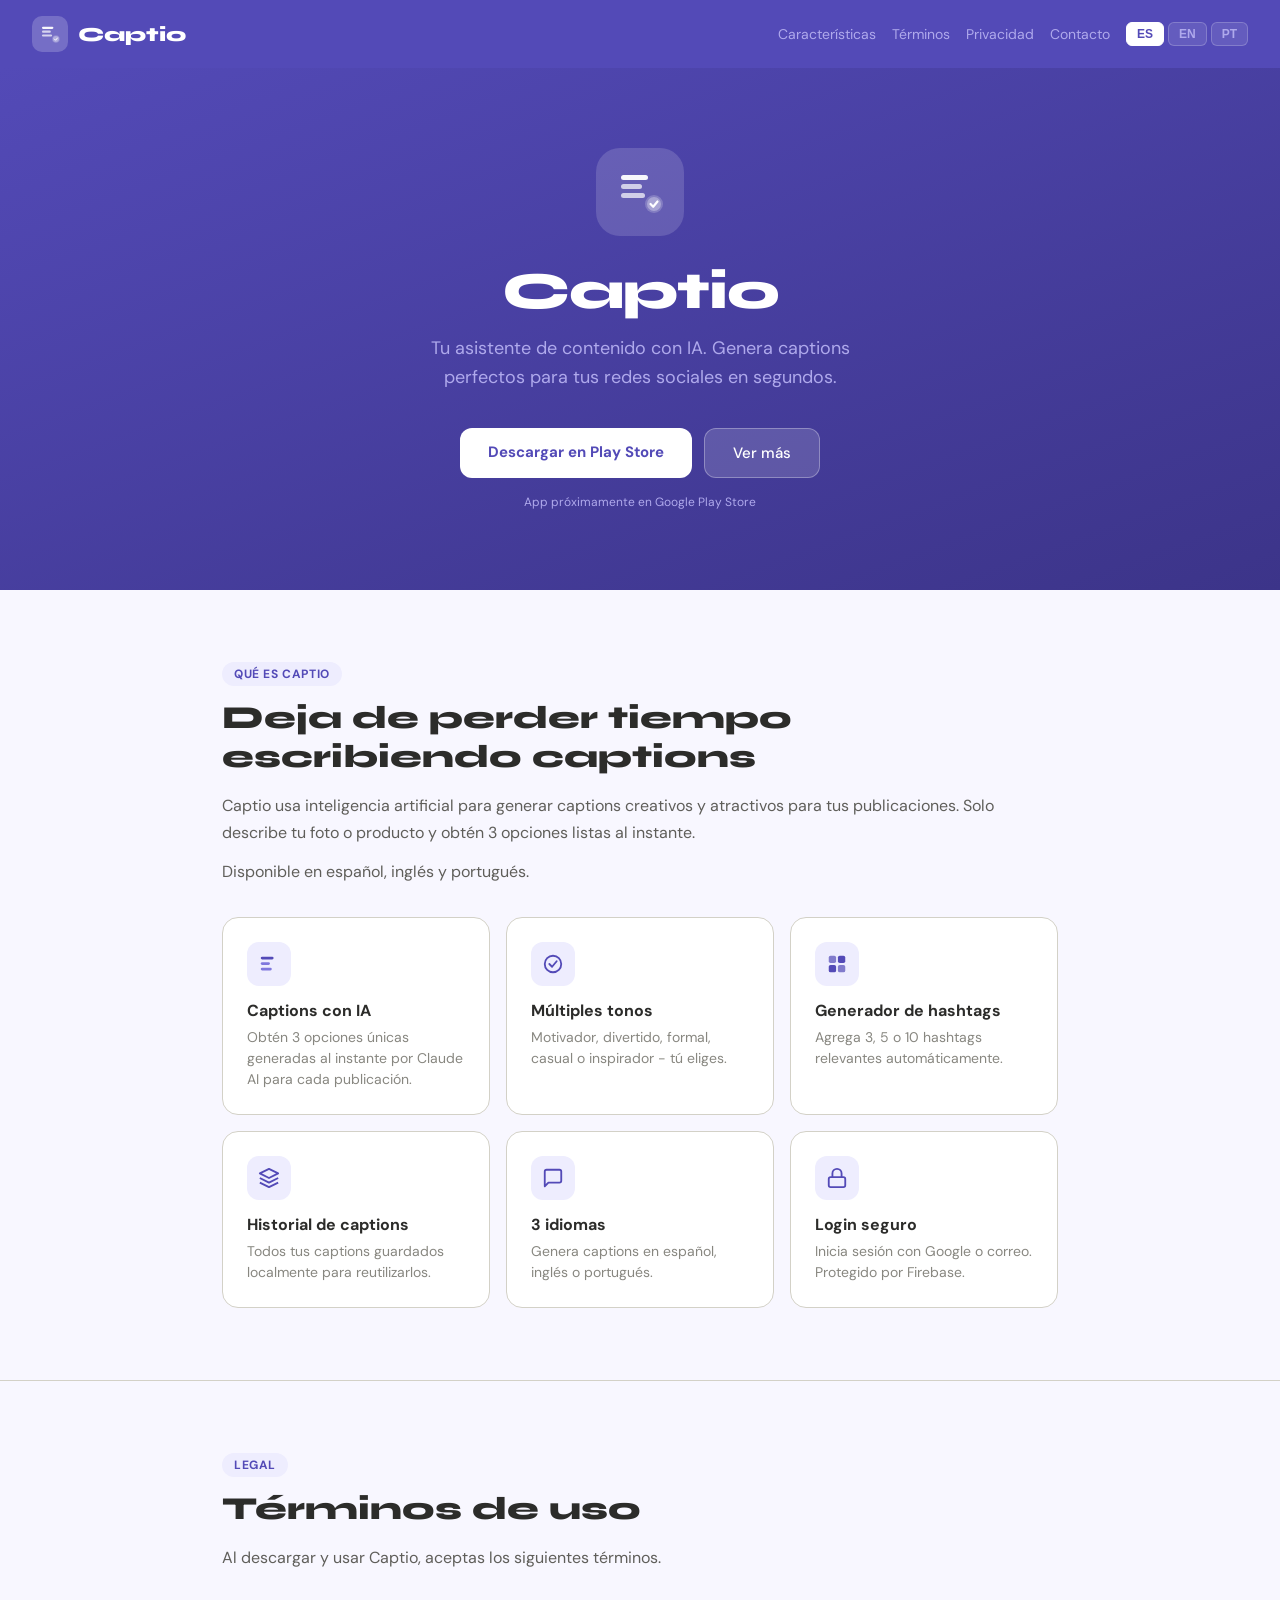
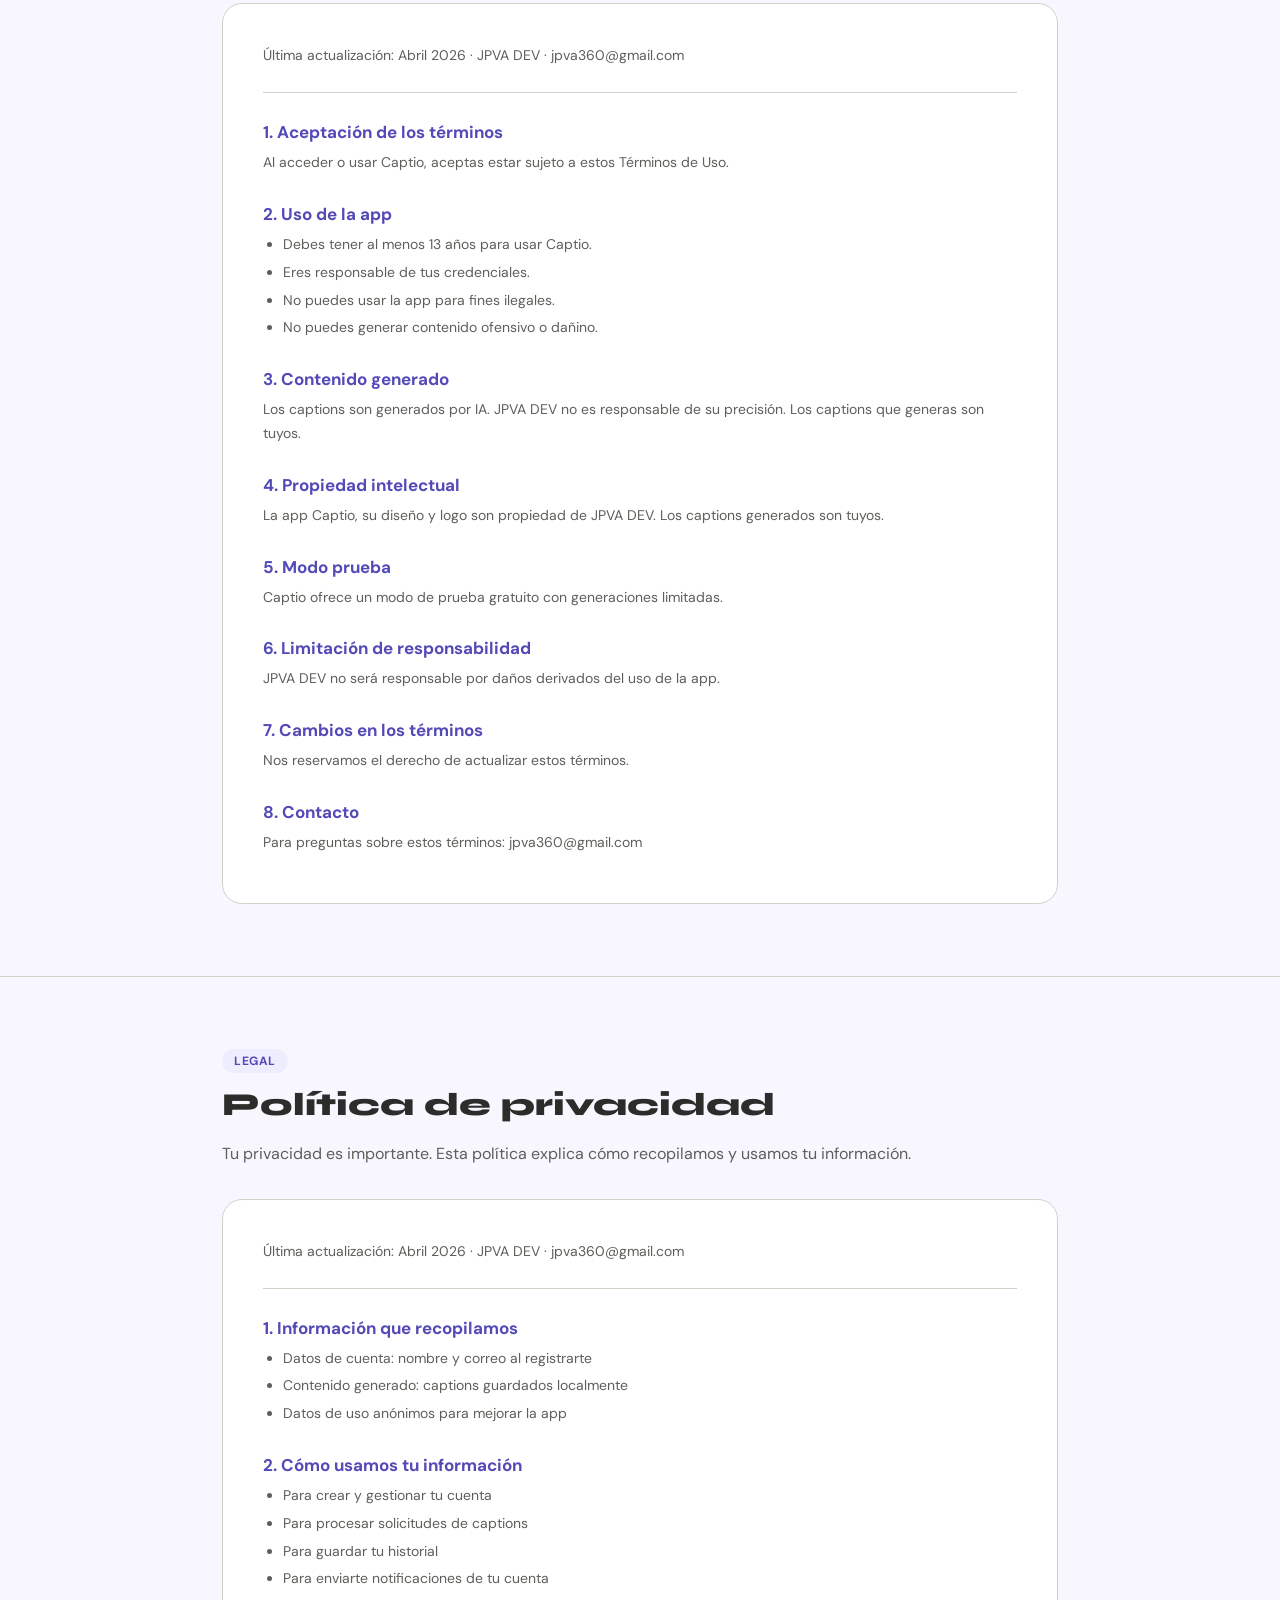
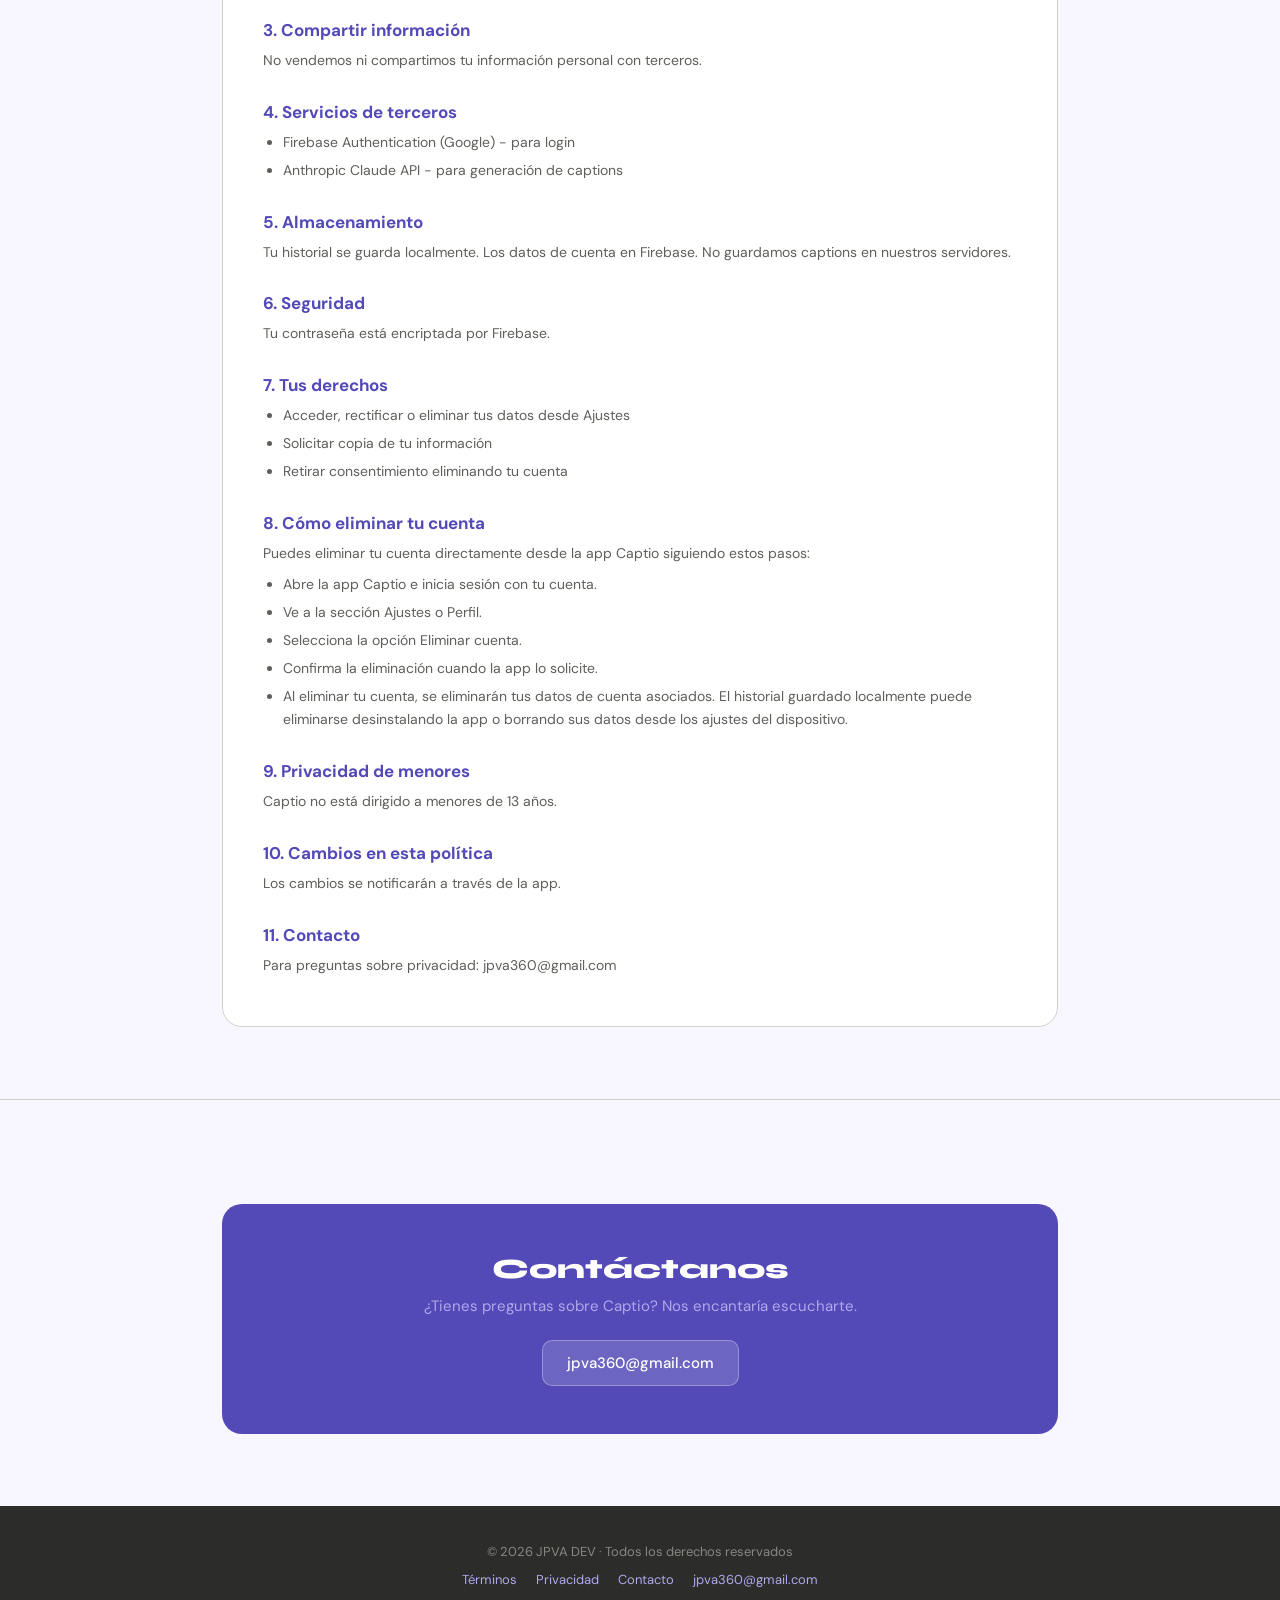
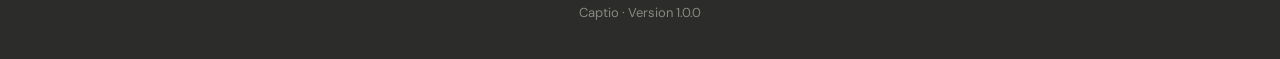
<file: index.html>
<!DOCTYPE html>
<html lang="es">
<head>
  <meta charset="UTF-8">
  <meta name="viewport" content="width=device-width, initial-scale=1.0">
  <meta name="description" content="Captio es un asistente de contenido con IA para generar captions para redes sociales.">
  <title>Captio - Tu asistente de contenido con IA</title>
  <link rel="icon" type="image/svg+xml" href="assets/img/favicon.svg?v=20260508">
  <link rel="preconnect" href="https://fonts.googleapis.com">
  <link rel="preconnect" href="https://fonts.gstatic.com" crossorigin>
  <link href="https://fonts.googleapis.com/css2?family=DM+Sans:wght@400;500;700&family=Syne:wght@700;800&display=swap" rel="stylesheet">
  <link rel="stylesheet" href="assets/css/styles.css?v=20260508">
</head>
<body>
  <nav class="site-nav" aria-label="Navegación principal">
    <a class="nav-logo" href="#" aria-label="Captio">
      <span class="nav-logo-icon">
        <img src="assets/img/captio-logo.svg" alt="" aria-hidden="true">
      </span>
      <span class="nav-logo-name">Captio</span>
    </a>

    <div class="nav-right">
      <div class="nav-links">
        <button class="nav-link" type="button" data-scroll-target="features" data-i18n="nav_features">Características</button>
        <button class="nav-link" type="button" data-scroll-target="terms" data-i18n="nav_terms">Términos</button>
        <button class="nav-link" type="button" data-scroll-target="privacy" data-i18n="nav_privacy">Privacidad</button>
        <button class="nav-link" type="button" data-scroll-target="contact" data-i18n="nav_contact">Contacto</button>
      </div>

      <div class="lang-selector" aria-label="Selector de idioma">
        <button class="lang-btn active" type="button" data-lang="es">ES</button>
        <button class="lang-btn" type="button" data-lang="en">EN</button>
        <button class="lang-btn" type="button" data-lang="pt">PT</button>
      </div>
    </div>
  </nav>

  <header class="hero">
    <div class="hero-icon">
      <img src="assets/img/captio-logo.svg" alt="" aria-hidden="true">
    </div>
    <h1>Captio</h1>
    <p class="hero-sub" data-i18n="hero_sub">Tu asistente de contenido con IA. Genera captions perfectos para tus redes sociales en segundos.</p>
    <div class="hero-btns">
      <a href="#" class="btn-primary" data-i18n="btn_download">Descargar en Play Store</a>
      <button class="btn-secondary" type="button" data-scroll-target="features" data-i18n="btn_learn">Ver más</button>
    </div>
    <p class="coming-soon" data-i18n="coming_soon">App próximamente en Google Play Store</p>
  </header>

  <main>
    <section class="page-section" id="features">
      <span class="section-badge" data-i18n="badge_what">Qué es Captio</span>
      <h2 data-i18n="features_title">Deja de perder tiempo escribiendo captions</h2>
      <p data-i18n="features_desc1">Captio usa inteligencia artificial para generar captions creativos y atractivos para tus publicaciones de Instagram, Facebook y otras redes sociales. Solo describe tu foto o producto y obtén 3 opciones listas al instante.</p>
      <p data-i18n="features_desc2">Disponible en español, inglés y portugués.</p>

      <div class="features-grid">
        <article class="feature-card">
          <div class="feature-icon">
            <svg width="22" height="22" viewBox="0 0 24 24" fill="none" aria-hidden="true"><rect x="3" y="4" width="14" height="3" rx="1.5" fill="#534AB7"/><rect x="3" y="10" width="10" height="3" rx="1.5" fill="#7F77DD"/><rect x="3" y="16" width="12" height="3" rx="1.5" fill="#7F77DD"/></svg>
          </div>
          <h3 data-i18n="f1_title">Captions con IA</h3>
          <p data-i18n="f1_desc">Obtén 3 opciones únicas generadas al instante por Claude AI para cada publicación.</p>
        </article>

        <article class="feature-card">
          <div class="feature-icon">
            <svg width="22" height="22" viewBox="0 0 24 24" fill="none" aria-hidden="true"><circle cx="12" cy="12" r="9" stroke="#534AB7" stroke-width="2"/><path d="M8 12 L11 15 L16 9" stroke="#534AB7" stroke-width="2" stroke-linecap="round" stroke-linejoin="round"/></svg>
          </div>
          <h3 data-i18n="f2_title">Múltiples tonos</h3>
          <p data-i18n="f2_desc">Motivador, divertido, formal, casual o inspirador - tú eliges el estilo.</p>
        </article>

        <article class="feature-card">
          <div class="feature-icon">
            <svg width="22" height="22" viewBox="0 0 24 24" fill="none" aria-hidden="true"><rect x="3" y="3" width="8" height="8" rx="2" fill="#534AB7" opacity="0.7"/><rect x="13" y="3" width="8" height="8" rx="2" fill="#534AB7"/><rect x="3" y="13" width="8" height="8" rx="2" fill="#534AB7"/><rect x="13" y="13" width="8" height="8" rx="2" fill="#534AB7" opacity="0.7"/></svg>
          </div>
          <h3 data-i18n="f3_title">Generador de hashtags</h3>
          <p data-i18n="f3_desc">Agrega 3, 5 o 10 hashtags relevantes automáticamente para aumentar tu alcance.</p>
        </article>

        <article class="feature-card">
          <div class="feature-icon">
            <svg width="22" height="22" viewBox="0 0 24 24" fill="none" aria-hidden="true"><path d="M12 2L2 7L12 12L22 7L12 2Z" stroke="#534AB7" stroke-width="2" stroke-linejoin="round"/><path d="M2 17L12 22L22 17" stroke="#534AB7" stroke-width="2" stroke-linejoin="round"/><path d="M2 12L12 17L22 12" stroke="#534AB7" stroke-width="2" stroke-linejoin="round"/></svg>
          </div>
          <h3 data-i18n="f4_title">Historial de captions</h3>
          <p data-i18n="f4_desc">Todos tus captions generados se guardan localmente para reutilizarlos cuando quieras.</p>
        </article>

        <article class="feature-card">
          <div class="feature-icon">
            <svg width="22" height="22" viewBox="0 0 24 24" fill="none" aria-hidden="true"><path d="M21 15a2 2 0 0 1-2 2H7l-4 4V5a2 2 0 0 1 2-2h14a2 2 0 0 1 2 2z" stroke="#534AB7" stroke-width="2" stroke-linejoin="round"/></svg>
          </div>
          <h3 data-i18n="f5_title">3 idiomas</h3>
          <p data-i18n="f5_desc">Genera captions en español, inglés o portugués con un solo toque.</p>
        </article>

        <article class="feature-card">
          <div class="feature-icon">
            <svg width="22" height="22" viewBox="0 0 24 24" fill="none" aria-hidden="true"><rect x="3" y="11" width="18" height="11" rx="2" stroke="#534AB7" stroke-width="2"/><path d="M7 11V7a5 5 0 0 1 10 0v4" stroke="#534AB7" stroke-width="2" stroke-linecap="round"/></svg>
          </div>
          <h3 data-i18n="f6_title">Login seguro</h3>
          <p data-i18n="f6_desc">Inicia sesión con Google o correo. Protegido por Firebase Authentication.</p>
        </article>
      </div>
    </section>

    <hr class="divider">

    <section class="page-section" id="terms">
      <span class="section-badge" data-i18n="badge_legal">Legal</span>
      <h2 data-i18n="terms_title">Términos de uso</h2>
      <p data-i18n="terms_intro">Al descargar y usar Captio, aceptas los siguientes términos.</p>

      <div class="legal-box">
        <p class="legal-date" data-i18n="legal_date">Última actualización: Abril 2026 · JPVA DEV · jpva360@gmail.com</p>
        <h3 data-i18n="t1">1. Aceptación de los términos</h3>
        <p data-i18n="t1_text">Al acceder o usar Captio, aceptas estar sujeto a estos Términos de Uso. Si no estás de acuerdo con alguna parte, no puedes usar la app.</p>
        <h3 data-i18n="t2">2. Uso de la app</h3>
        <ul>
          <li data-i18n="t2_1">Debes tener al menos 13 años para usar Captio.</li>
          <li data-i18n="t2_2">Eres responsable de mantener la confidencialidad de tus credenciales.</li>
          <li data-i18n="t2_3">No puedes usar la app para fines ilegales o no autorizados.</li>
          <li data-i18n="t2_4">No puedes generar contenido ofensivo, dañino o que viole derechos de terceros.</li>
        </ul>
        <h3 data-i18n="t3">3. Contenido generado</h3>
        <p data-i18n="t3_text">Los captions son generados por inteligencia artificial. JPVA DEV no es responsable de la precisión o adecuación del contenido. Eres el único responsable de revisar y usar los captions generados.</p>
        <h3 data-i18n="t4">4. Propiedad intelectual</h3>
        <p data-i18n="t4_text">La app Captio, su diseño, logo y marca son propiedad de JPVA DEV. Los captions que generas son tuyos y puedes usarlos libremente.</p>
        <h3 data-i18n="t5">5. Modo prueba</h3>
        <p data-i18n="t5_text">Captio ofrece un modo de prueba gratuito con un número limitado de generaciones. Después puedes crear una cuenta para continuar.</p>
        <h3 data-i18n="t6">6. Limitación de responsabilidad</h3>
        <p data-i18n="t6_text">JPVA DEV no será responsable por daños indirectos o consecuentes derivados del uso de la app o del contenido generado.</p>
        <h3 data-i18n="t7">7. Cambios en los términos</h3>
        <p data-i18n="t7_text">Nos reservamos el derecho de actualizar estos términos. El uso continuado de la app constituye aceptación de los nuevos términos.</p>
        <h3 data-i18n="t8">8. Contacto</h3>
        <p data-i18n="t8_text">Para preguntas sobre estos términos: jpva360@gmail.com</p>
      </div>
    </section>

    <hr class="divider">

    <section class="page-section" id="privacy">
      <span class="section-badge" data-i18n="badge_legal2">Legal</span>
      <h2 data-i18n="privacy_title">Política de privacidad</h2>
      <p data-i18n="privacy_intro">Tu privacidad es importante para nosotros. Esta política explica cómo recopilamos y usamos tu información.</p>

      <div class="legal-box">
        <p class="legal-date" data-i18n="legal_date2">Última actualización: Abril 2026 · JPVA DEV · jpva360@gmail.com</p>
        <h3 data-i18n="p1">1. Información que recopilamos</h3>
        <ul>
          <li data-i18n="p1_1">Datos de cuenta: nombre y correo al registrarte</li>
          <li data-i18n="p1_2">Contenido generado: captions creados por la IA (guardados localmente)</li>
          <li data-i18n="p1_3">Datos de uso anónimos para mejorar la app</li>
        </ul>
        <h3 data-i18n="p2">2. Cómo usamos tu información</h3>
        <ul>
          <li data-i18n="p2_1">Para crear y gestionar tu cuenta</li>
          <li data-i18n="p2_2">Para procesar solicitudes de generación de captions</li>
          <li data-i18n="p2_3">Para guardar tu historial de captions</li>
          <li data-i18n="p2_4">Para enviarte notificaciones importantes de tu cuenta</li>
        </ul>
        <h3 data-i18n="p3">3. Compartir información</h3>
        <p data-i18n="p3_text">No vendemos, alquilamos ni compartimos tu información personal con terceros con fines comerciales.</p>
        <h3 data-i18n="p4">4. Servicios de terceros</h3>
        <ul>
          <li data-i18n="p4_1">Firebase Authentication (Google) - para login y autenticación</li>
          <li data-i18n="p4_2">Anthropic Claude API - para generación de captions con IA</li>
        </ul>
        <h3 data-i18n="p5">5. Almacenamiento de datos</h3>
        <p data-i18n="p5_text">Tu historial se guarda localmente en tu dispositivo. Los datos de cuenta se almacenan en Firebase. No guardamos tus captions en nuestros servidores.</p>
        <h3 data-i18n="p6">6. Seguridad</h3>
        <p data-i18n="p6_text">Tu contraseña está encriptada por Firebase. Implementamos medidas de seguridad estándar para proteger tus datos.</p>
        <h3 data-i18n="p7">7. Tus derechos</h3>
        <ul>
          <li data-i18n="p7_1">Acceder, rectificar o eliminar tus datos desde Ajustes</li>
          <li data-i18n="p7_2">Solicitar una copia de tu información</li>
          <li data-i18n="p7_3">Retirar el consentimiento eliminando tu cuenta</li>
        </ul>
        <h3 data-i18n="p8">8. Cómo eliminar tu cuenta</h3>
        <p data-i18n="p8_text">Puedes eliminar tu cuenta directamente desde la app Captio siguiendo estos pasos:</p>
        <ul>
          <li data-i18n="p8_1">Abre la app Captio e inicia sesión con tu cuenta.</li>
          <li data-i18n="p8_2">Ve a la sección Ajustes o Perfil.</li>
          <li data-i18n="p8_3">Selecciona la opción Eliminar cuenta.</li>
          <li data-i18n="p8_4">Confirma la eliminación cuando la app lo solicite.</li>
          <li data-i18n="p8_5">Al eliminar tu cuenta, se eliminarán tus datos de cuenta asociados. El historial guardado localmente puede eliminarse desinstalando la app o borrando sus datos desde los ajustes del dispositivo.</li>
        </ul>
        <h3 data-i18n="p9">9. Privacidad de menores</h3>
        <p data-i18n="p9_text">Captio no está dirigido a menores de 13 años. No recopilamos conscientemente datos de menores de 13 años.</p>
        <h3 data-i18n="p10">10. Cambios en esta política</h3>
        <p data-i18n="p10_text">Nos reservamos el derecho de actualizar esta política. Los cambios se notificarán a través de la app.</p>
        <h3 data-i18n="p11">11. Contacto</h3>
        <p data-i18n="p11_text">Para preguntas sobre privacidad: jpva360@gmail.com</p>
      </div>
    </section>

    <hr class="divider">

    <section class="page-section" id="contact">
      <div class="contact-card">
        <h2 data-i18n="contact_title">Contáctanos</h2>
        <p data-i18n="contact_desc">¿Tienes preguntas sobre Captio? Nos encantaría escucharte.</p>
        <a class="contact-email" href="mailto:jpva360@gmail.com">jpva360@gmail.com</a>
      </div>
    </section>
  </main>

  <footer class="site-footer">
    <p>© 2026 JPVA DEV · <span data-i18n="footer_rights">Todos los derechos reservados</span></p>
    <p>
      <a href="#terms" data-i18n="nav_terms">Términos de uso</a>
      <a href="#privacy" data-i18n="nav_privacy">Política de privacidad</a>
      <a href="#contact" data-i18n="nav_contact">Contacto</a>
      <a href="mailto:jpva360@gmail.com">jpva360@gmail.com</a>
    </p>
    <p class="footer-version">Captio · Version 1.0.0</p>
  </footer>

  <script src="assets/js/main.js?v=20260508"></script>
</body>
</html>
</file>
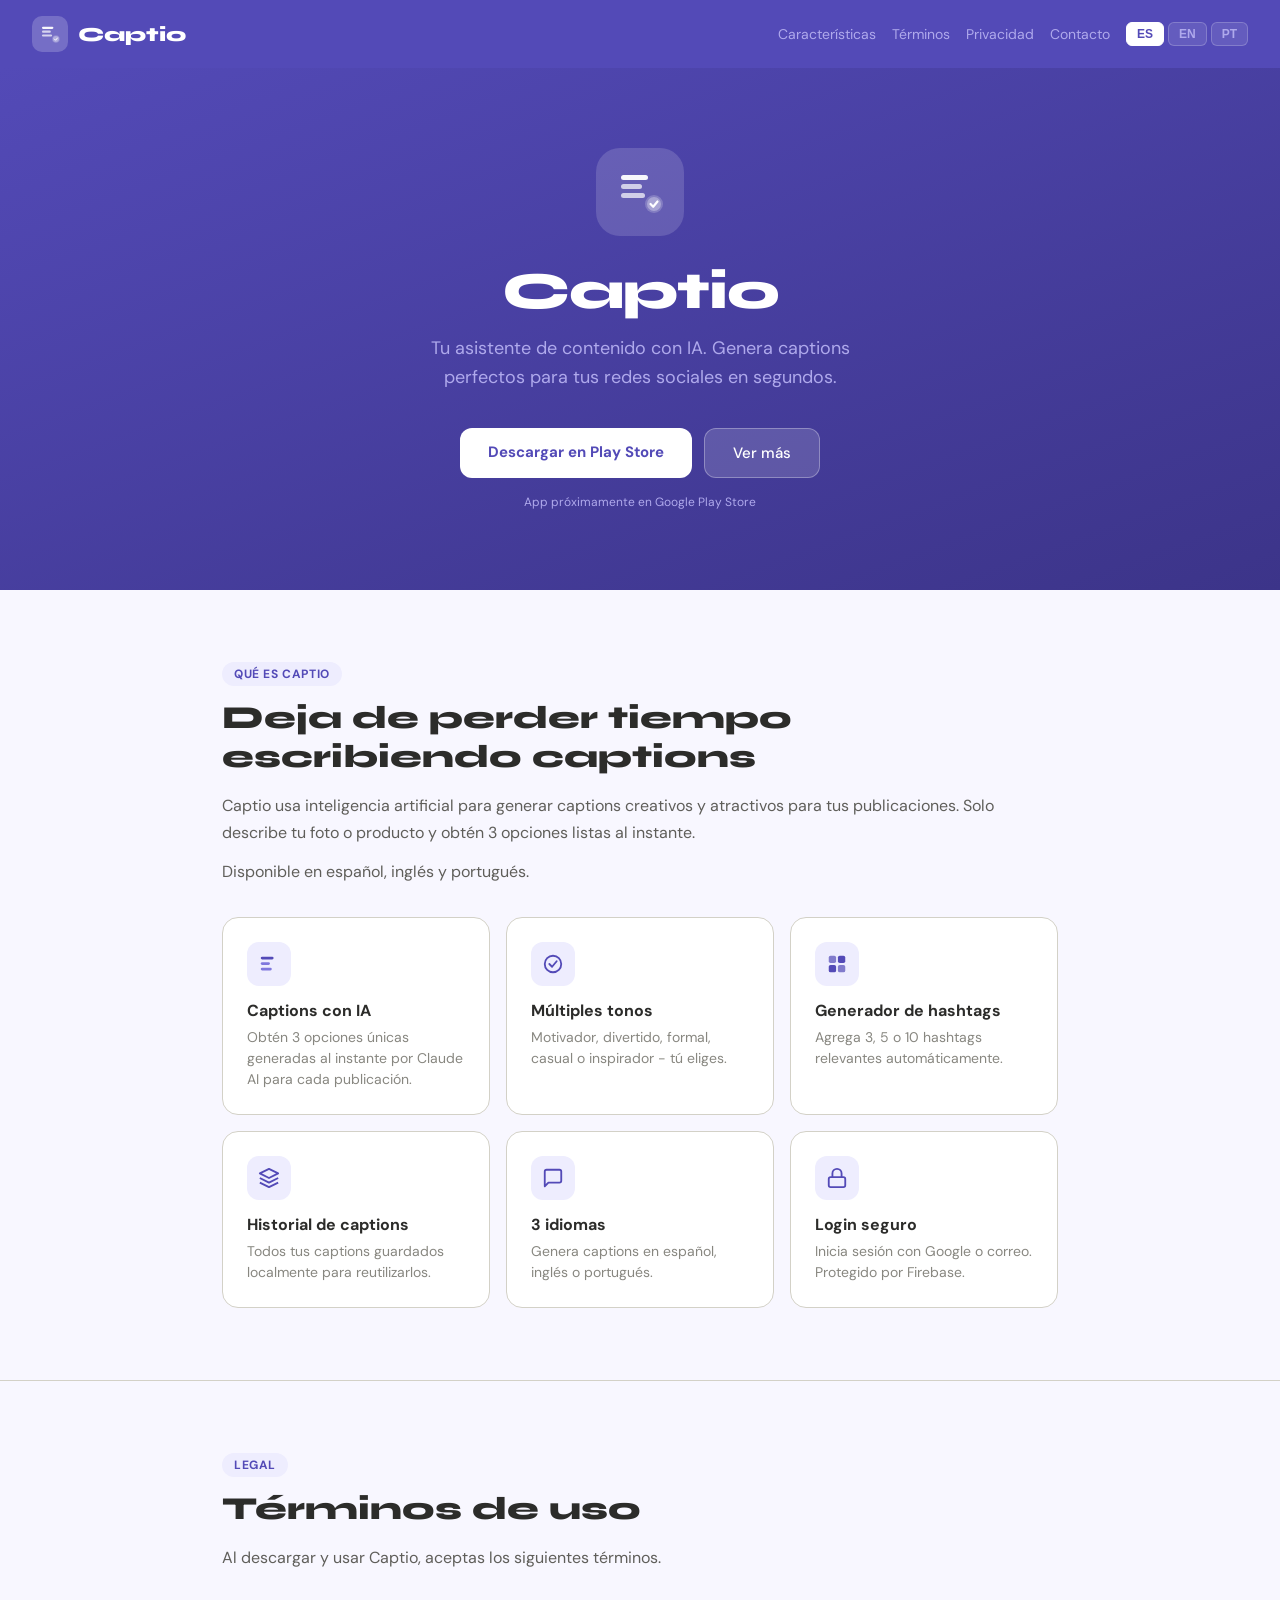
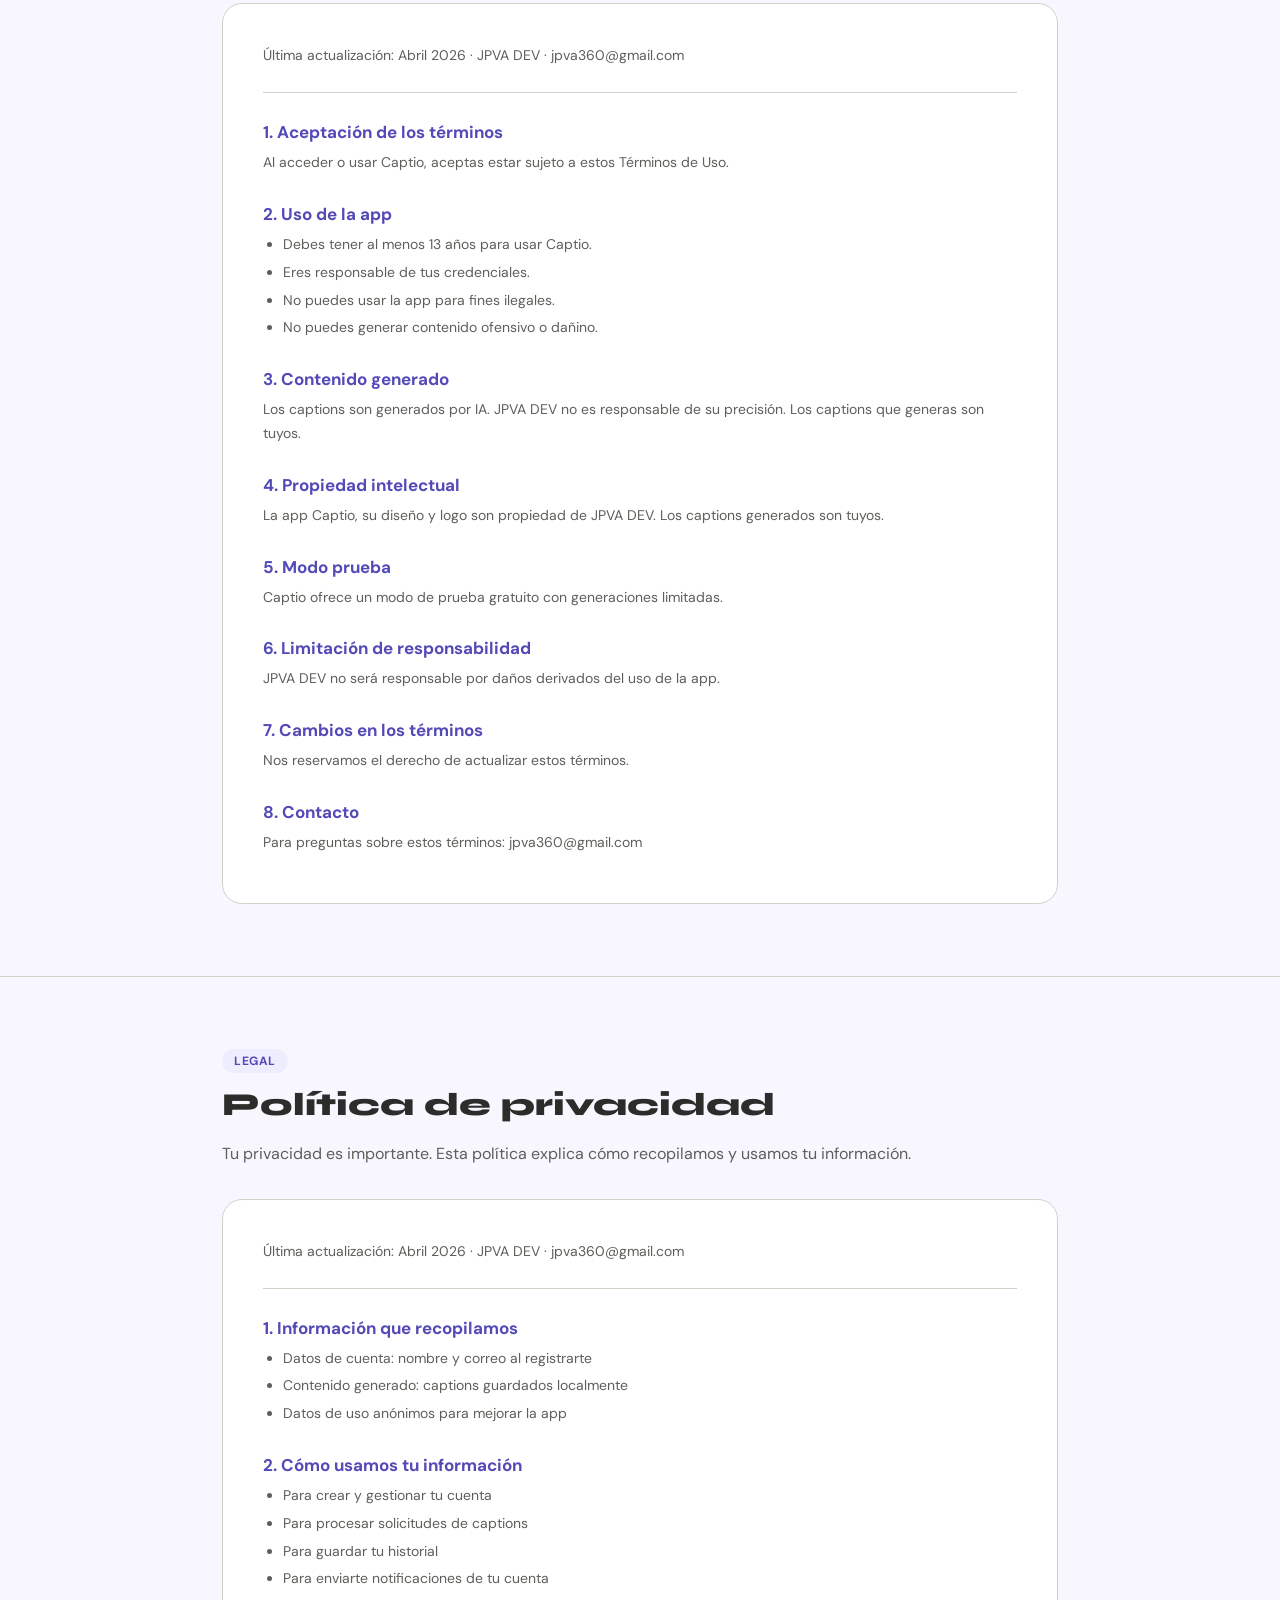
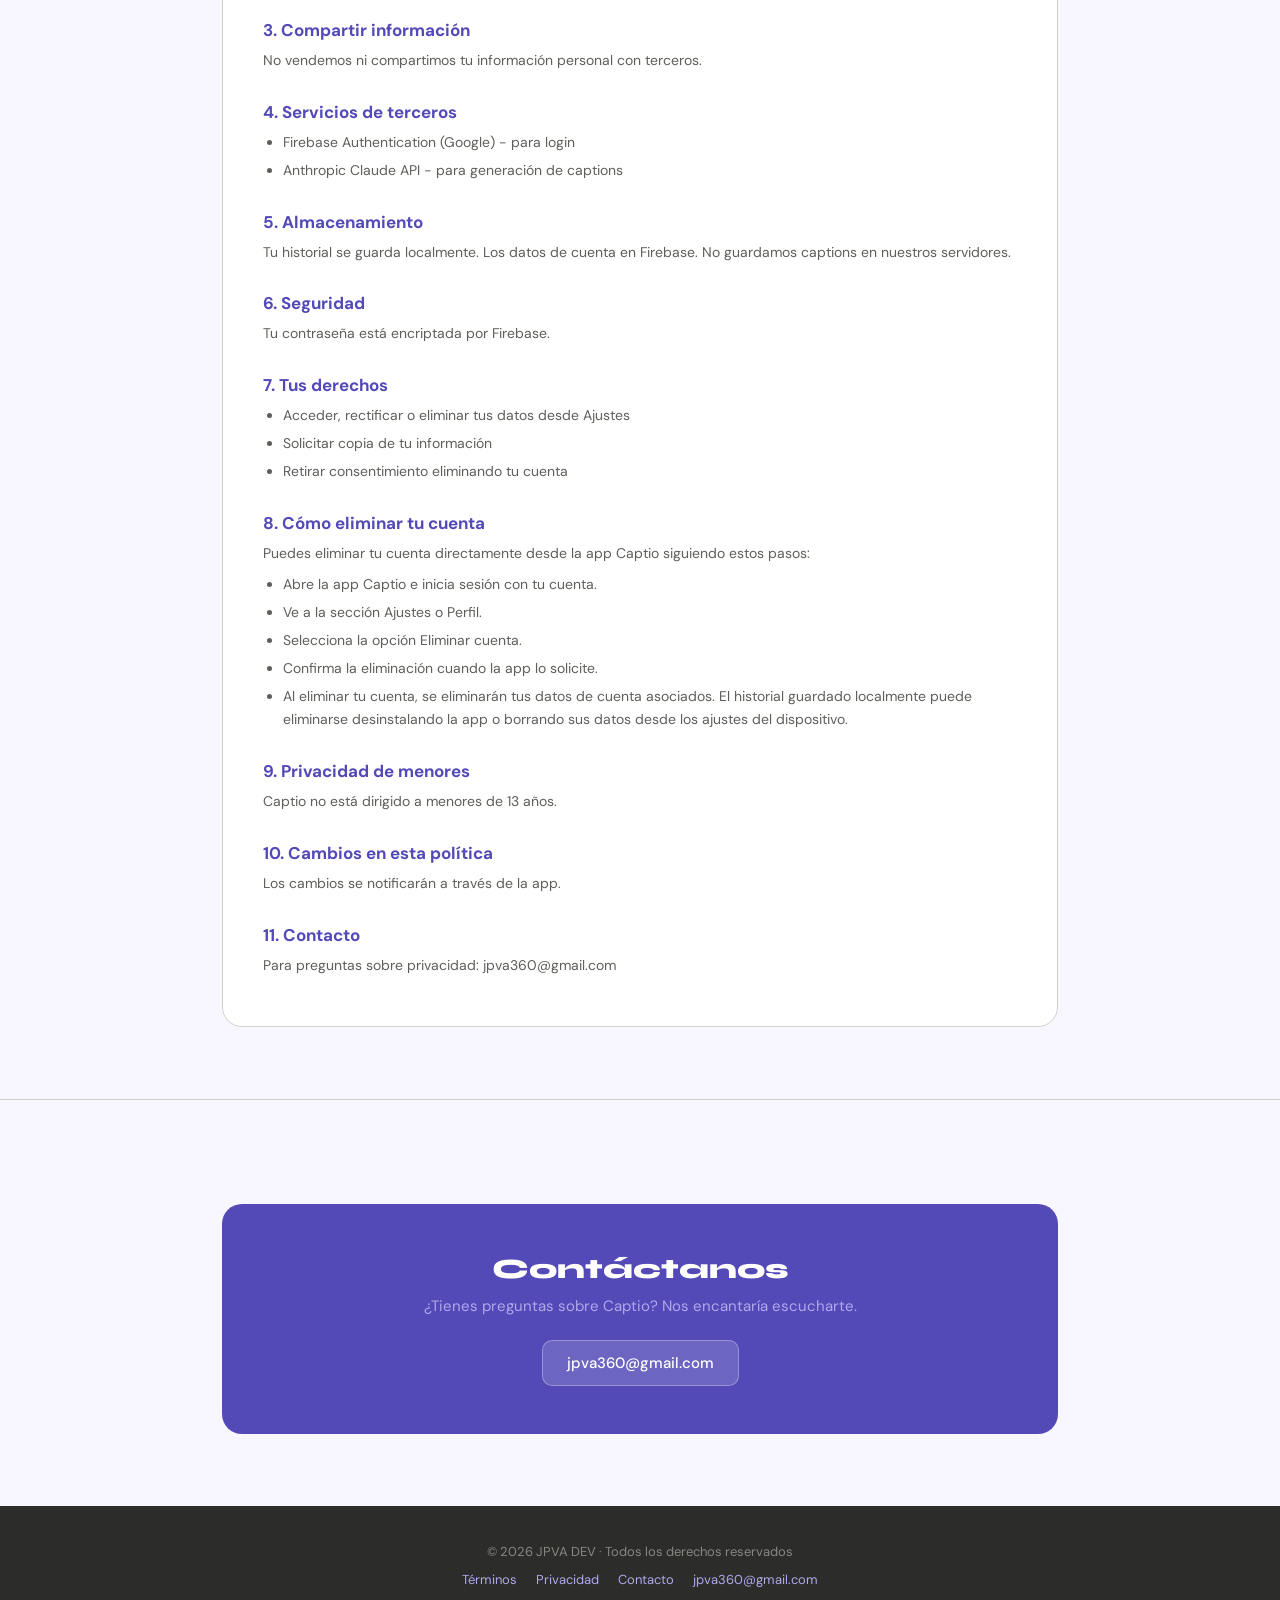
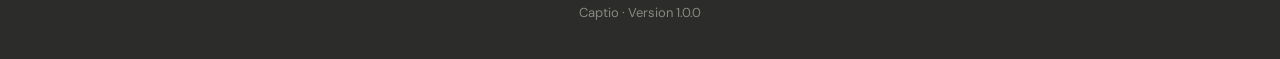
<file: privacy.html>
<!DOCTYPE html>
<html lang="es">
<head>
  <meta charset="UTF-8">
  <meta name="viewport" content="width=device-width, initial-scale=1.0">
  <meta http-equiv="refresh" content="0; url=./#privacy">
  <title>Política de privacidad - Captio</title>
  <link rel="canonical" href="https://amayajuan.github.io/Captio-privacy/#privacy">
</head>
<body>
  <p>Redirigiendo a la política de privacidad de Captio...</p>
  <script>
    window.location.replace("./#privacy");
  </script>
</body>
</html>
</file>
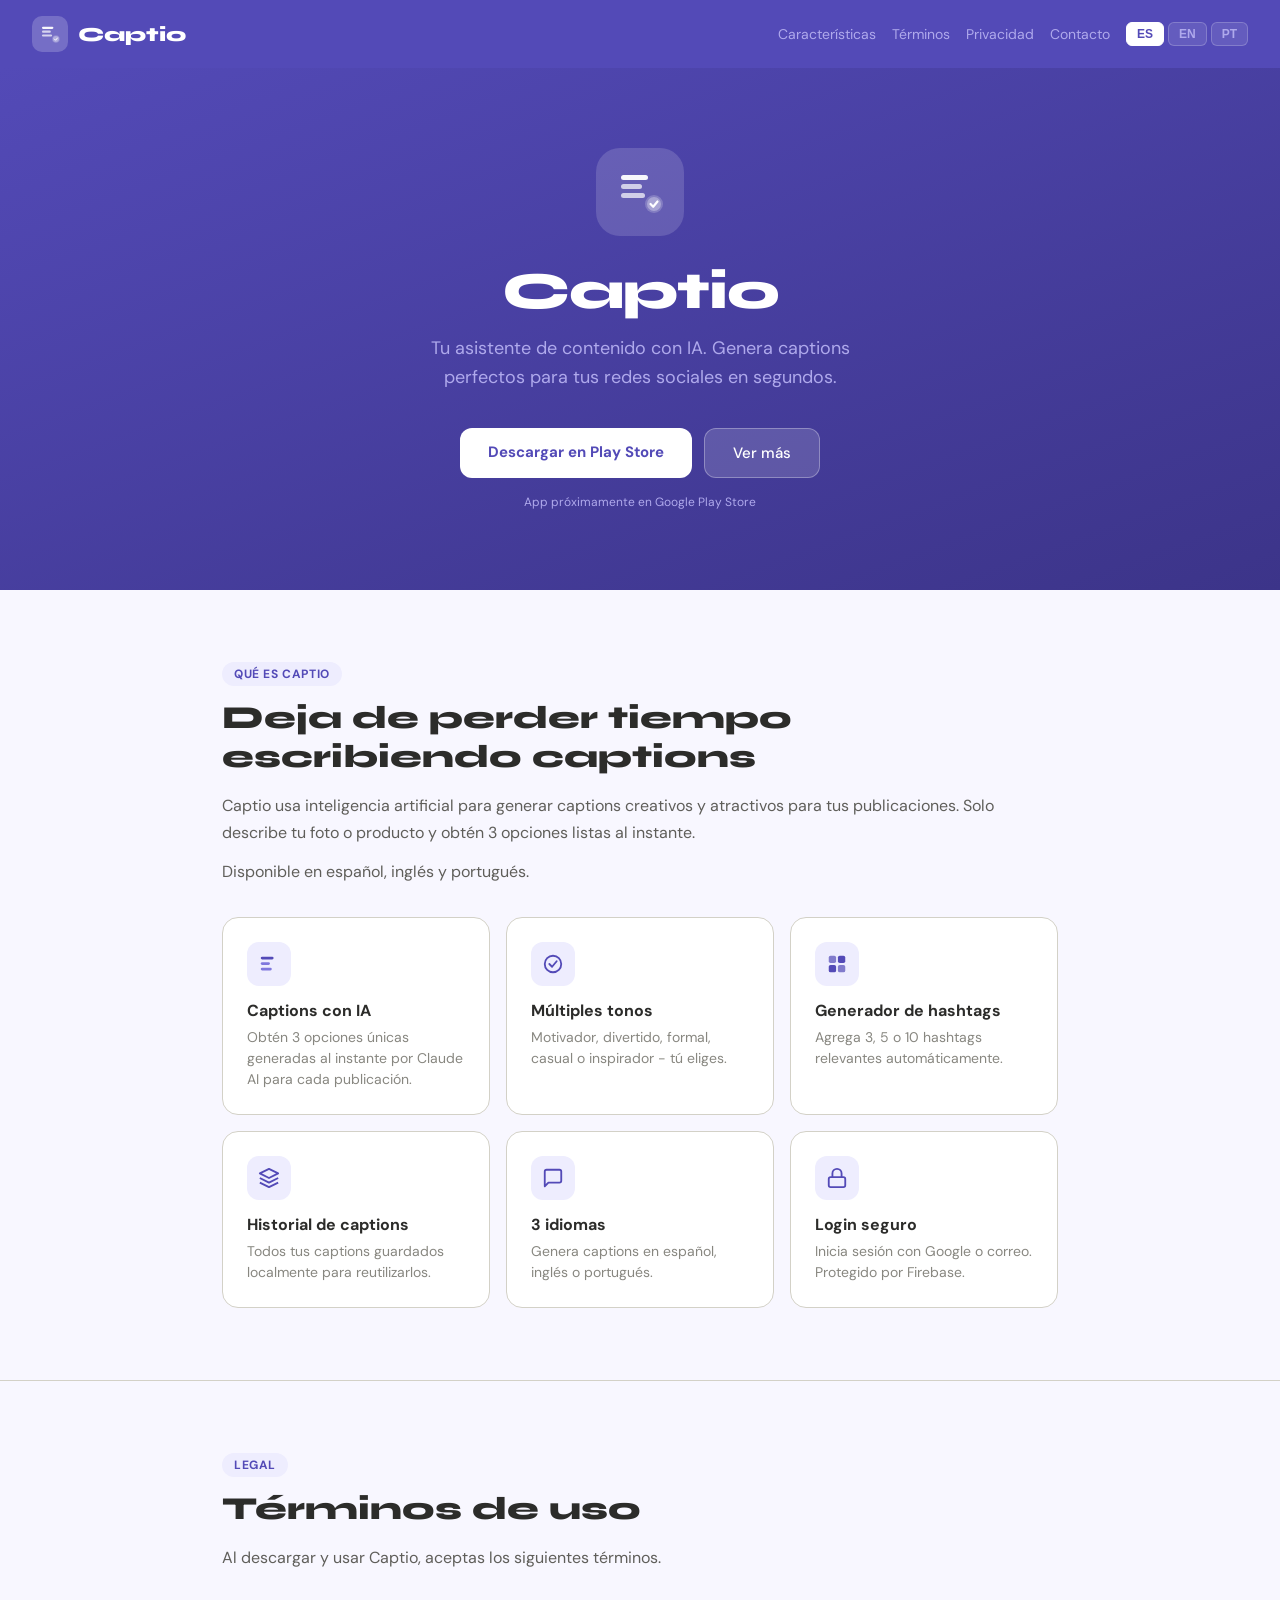
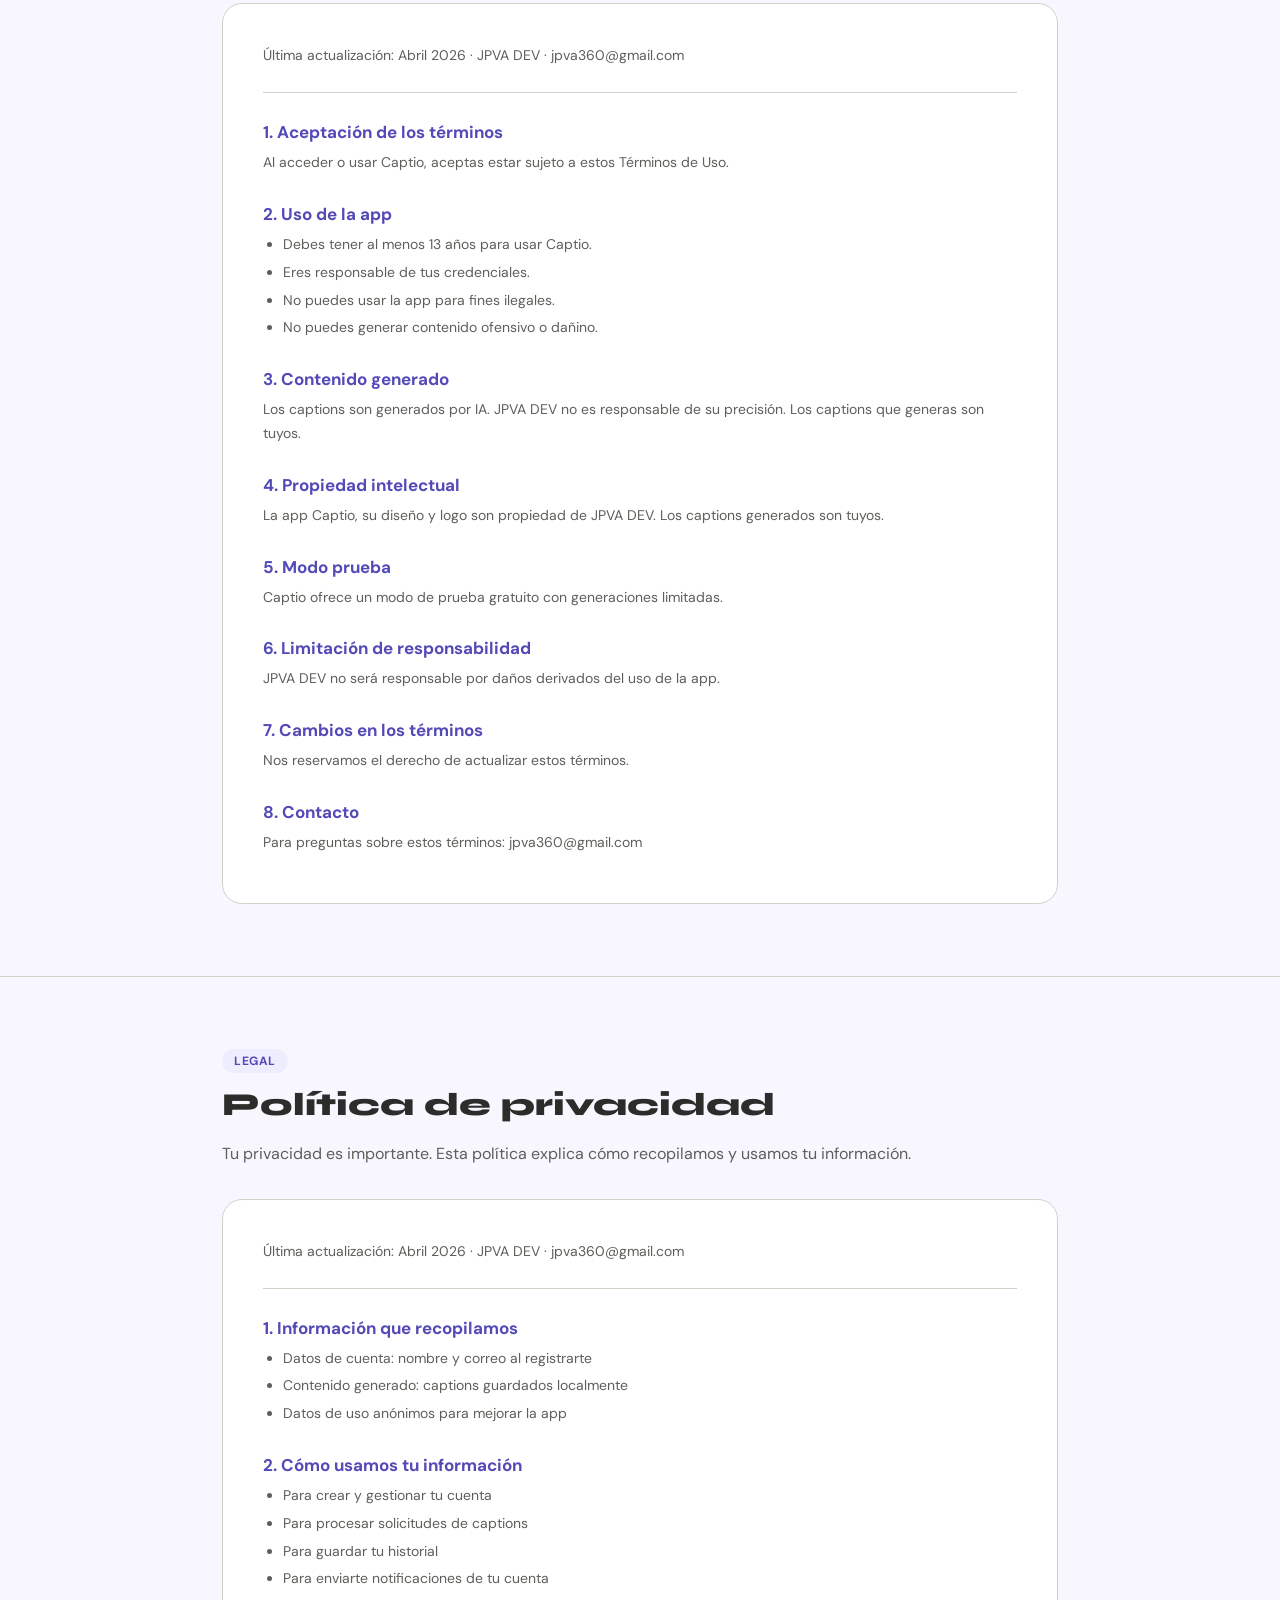
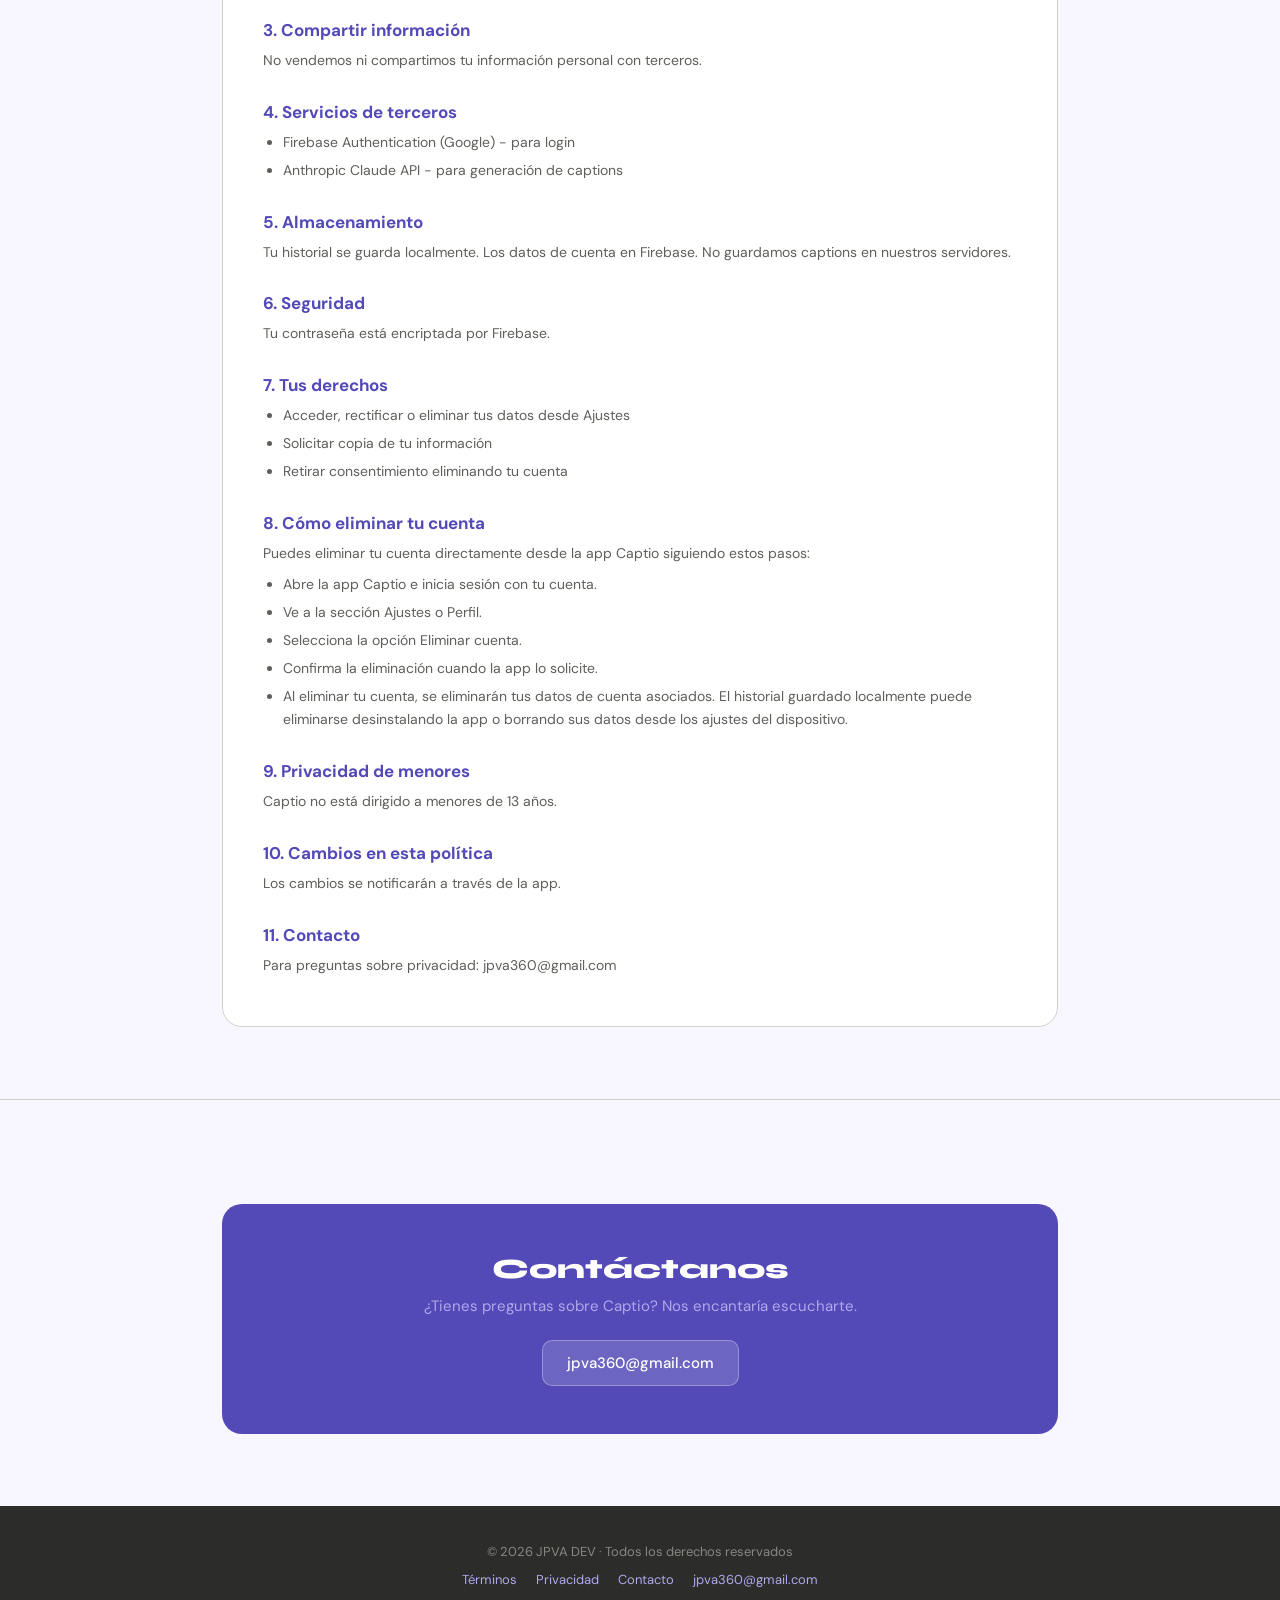
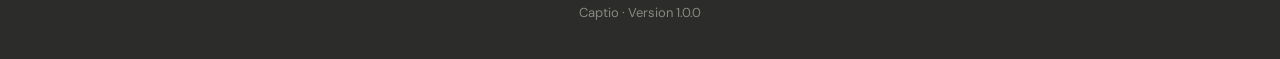
<file: terms.html>
<!DOCTYPE html>
<html lang="es">
<head>
  <meta charset="UTF-8">
  <meta name="viewport" content="width=device-width, initial-scale=1.0">
  <meta http-equiv="refresh" content="0; url=./#terms">
  <title>Términos de uso - Captio</title>
  <link rel="canonical" href="https://amayajuan.github.io/Captio-privacy/#terms">
</head>
<body>
  <p>Redirigiendo a los términos de uso de Captio...</p>
  <script>
    window.location.replace("./#terms");
  </script>
</body>
</html>
</file>
<file: assets/css/styles.css>
* {
  box-sizing: border-box;
  margin: 0;
  padding: 0;
}

:root {
  --color-primary: #534ab7;
  --color-primary-dark: #3c3489;
  --color-primary-soft: #eeedfe;
  --color-primary-muted: #afa9ec;
  --color-text: #2c2c2a;
  --color-text-muted: #5f5e5a;
  --color-text-light: #888780;
  --color-border: #d3d1c7;
  --color-page: #f8f7ff;
  --color-white: #fff;
}

html {
  scroll-behavior: smooth;
}

body {
  background: var(--color-page);
  color: var(--color-text);
  font-family: "DM Sans", sans-serif;
}

.site-nav {
  align-items: center;
  background: var(--color-primary);
  display: flex;
  flex-wrap: wrap;
  gap: 12px;
  justify-content: space-between;
  padding: 16px 32px;
}

.nav-logo {
  align-items: center;
  display: flex;
  gap: 10px;
  text-decoration: none;
}

.nav-logo-icon {
  align-items: center;
  background: rgb(255 255 255 / 20%);
  border-radius: 10px;
  display: flex;
  height: 36px;
  justify-content: center;
  width: 36px;
}

.nav-logo-icon img {
  height: 22px;
  width: 22px;
}

.nav-logo-name {
  color: var(--color-white);
  font-family: "Syne", sans-serif;
  font-size: 20px;
  font-weight: 800;
}

.nav-right,
.nav-links,
.lang-selector {
  align-items: center;
  display: flex;
}

.nav-right {
  flex-wrap: wrap;
  gap: 16px;
}

.nav-links {
  gap: 16px;
}

.nav-link {
  background: transparent;
  border: 0;
  color: var(--color-primary-muted);
  cursor: pointer;
  font-family: inherit;
  font-size: 14px;
  text-decoration: none;
}

.nav-link:hover {
  color: var(--color-white);
}

.lang-selector {
  gap: 4px;
}

.lang-btn {
  background: rgb(255 255 255 / 10%);
  border: 1px solid rgb(255 255 255 / 20%);
  border-radius: 6px;
  color: var(--color-primary-muted);
  cursor: pointer;
  font-size: 12px;
  font-weight: 700;
  padding: 4px 10px;
  transition: all 0.15s;
}

.lang-btn:hover {
  background: rgb(255 255 255 / 20%);
  color: var(--color-white);
}

.lang-btn.active {
  background: var(--color-white);
  border-color: var(--color-white);
  color: var(--color-primary);
}

.hero {
  background: linear-gradient(160deg, var(--color-primary) 0%, var(--color-primary-dark) 100%);
  padding: 80px 32px;
  text-align: center;
}

.hero-icon {
  align-items: center;
  background: rgb(255 255 255 / 15%);
  border-radius: 24px;
  display: flex;
  height: 88px;
  justify-content: center;
  margin: 0 auto 24px;
  width: 88px;
}

.hero-icon img {
  height: 52px;
  width: 52px;
}

.hero h1 {
  color: var(--color-white);
  font-family: "Syne", sans-serif;
  font-size: 52px;
  font-weight: 800;
  letter-spacing: -1px;
  margin-bottom: 12px;
}

.hero-sub {
  color: var(--color-primary-muted);
  font-size: 18px;
  line-height: 1.6;
  margin: 0 auto 36px;
  max-width: 480px;
}

.hero-btns {
  display: flex;
  flex-wrap: wrap;
  gap: 12px;
  justify-content: center;
}

.btn-primary,
.btn-secondary {
  border-radius: 12px;
  cursor: pointer;
  display: inline-block;
  font-family: inherit;
  font-size: 15px;
  padding: 14px 28px;
  text-decoration: none;
}

.btn-primary {
  background: var(--color-white);
  color: var(--color-primary);
  font-weight: 700;
}

.btn-secondary {
  background: rgb(255 255 255 / 15%);
  border: 1px solid rgb(255 255 255 / 30%);
  color: var(--color-white);
  font-weight: 500;
}

.coming-soon {
  color: var(--color-primary-muted);
  font-size: 12px;
  margin-top: 16px;
}

.page-section {
  margin: 0 auto;
  max-width: 900px;
  padding: 72px 32px;
}

.section-badge {
  background: var(--color-primary-soft);
  border-radius: 99px;
  color: var(--color-primary);
  display: inline-block;
  font-size: 12px;
  font-weight: 700;
  letter-spacing: 0.05em;
  margin-bottom: 12px;
  padding: 4px 12px;
  text-transform: uppercase;
}

.page-section h2 {
  color: var(--color-text);
  font-family: "Syne", sans-serif;
  font-size: 32px;
  font-weight: 800;
  margin-bottom: 16px;
}

.page-section > p {
  color: var(--color-text-muted);
  font-size: 16px;
  line-height: 1.7;
  margin-bottom: 12px;
}

.features-grid {
  display: grid;
  gap: 16px;
  grid-template-columns: repeat(auto-fit, minmax(240px, 1fr));
  margin-top: 32px;
}

.feature-card {
  background: var(--color-white);
  border: 1px solid var(--color-border);
  border-radius: 16px;
  padding: 24px;
}

.feature-icon {
  align-items: center;
  background: var(--color-primary-soft);
  border-radius: 12px;
  display: flex;
  height: 44px;
  justify-content: center;
  margin-bottom: 14px;
  width: 44px;
}

.feature-card h3 {
  color: var(--color-text);
  font-size: 16px;
  font-weight: 700;
  margin-bottom: 6px;
}

.feature-card p {
  color: var(--color-text-light);
  font-size: 14px;
  line-height: 1.5;
  margin: 0;
}

.divider {
  border: none;
  border-top: 1px solid var(--color-border);
  margin: 0;
}

.legal-box {
  background: var(--color-white);
  border: 1px solid var(--color-border);
  border-radius: 20px;
  margin-top: 32px;
  padding: 40px;
}

.legal-box h3 {
  color: var(--color-primary);
  font-size: 17px;
  font-weight: 700;
  margin: 28px 0 8px;
}

.legal-box h3:first-child {
  margin-top: 0;
}

.legal-box p,
.legal-box li {
  color: var(--color-text-muted);
  font-size: 14px;
  line-height: 1.7;
}

.legal-box p {
  margin-bottom: 8px;
}

.legal-box ul {
  margin: 8px 0 12px;
  padding-left: 20px;
}

.legal-box li {
  margin-bottom: 4px;
}

.legal-box strong {
  color: var(--color-text);
}

.legal-date {
  border-bottom: 1px solid var(--color-border);
  color: var(--color-text-light);
  font-size: 13px;
  margin-bottom: 24px;
  padding-bottom: 24px;
}

.contact-card {
  background: var(--color-primary);
  border-radius: 20px;
  margin-top: 32px;
  padding: 48px 32px;
  text-align: center;
}

.contact-card h2 {
  color: var(--color-white);
  font-family: "Syne", sans-serif;
  font-size: 28px;
  font-weight: 800;
  margin-bottom: 10px;
}

.contact-card p {
  color: var(--color-primary-muted);
  font-size: 15px;
  margin-bottom: 24px;
}

.contact-email {
  background: rgb(255 255 255 / 15%);
  border: 1px solid rgb(255 255 255 / 30%);
  border-radius: 10px;
  color: var(--color-white);
  display: inline-block;
  font-size: 15px;
  font-weight: 500;
  padding: 12px 24px;
  text-decoration: none;
}

.site-footer {
  background: var(--color-text);
  padding: 32px;
  text-align: center;
}

.site-footer p {
  color: var(--color-text-light);
  font-size: 13px;
  line-height: 2.2;
}

.site-footer a {
  color: var(--color-primary-muted);
  margin: 0 8px;
  text-decoration: none;
}

.footer-version {
  margin-top: 4px;
}

@media (max-width: 600px) {
  .hero h1 {
    font-size: 36px;
  }

  .page-section {
    padding: 48px 20px;
  }

  .legal-box {
    padding: 24px;
  }

  .nav-links {
    display: none;
  }
}
</file>
